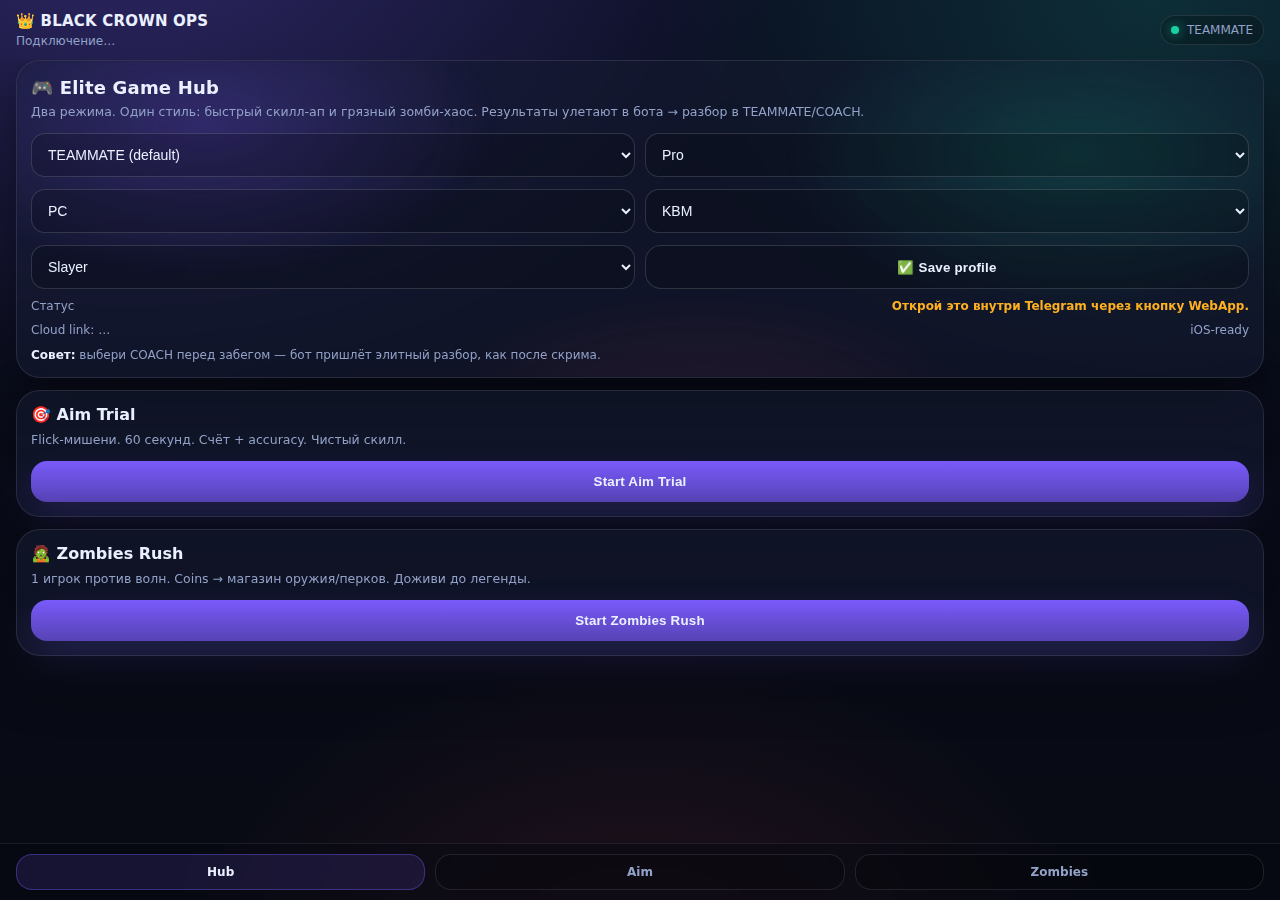
<file: app/webapp/static/game/index.html>
<!doctype html>
<html lang="ru">
<head>
  <meta charset="utf-8" />
  <meta name="viewport" content="width=device-width, initial-scale=1, viewport-fit=cover" />
  <title>BLACK CROWN OPS — Game Hub</title>
  <script src="https://telegram.org/js/telegram-web-app.js"></script>
  <link rel="stylesheet" href="./game.css">
</head>
<body>
  <div class="wrap">
    <div class="topbar">
      <div class="brand">
        <b>👑 BLACK CROWN OPS</b>
        <small id="userLine">Подключение…</small>
      </div>
      <div class="pill">
        <span class="dot"></span>
        <span id="modePillText">TEAMMATE</span>
      </div>
    </div>

    <div class="main">
      <div class="card hero">
        <h1>🎮 Elite Game Hub</h1>
        <p>Два режима. Один стиль: быстрый скилл-ап и грязный зомби-хаос. Результаты улетают в бота → разбор в TEAMMATE/COACH.</p>

        <div class="modeRow">
          <select class="select" id="voice">
            <option value="TEAMMATE" selected>TEAMMATE (default)</option>
            <option value="COACH">COACH (elite)</option>
          </select>
          <select class="select" id="difficulty">
            <option value="normal">Normal</option>
            <option value="pro" selected>Pro</option>
            <option value="demon">Demon</option>
          </select>
        </div>

        <div class="modeRow">
          <select class="select" id="platform">
            <option value="pc" selected>PC</option>
            <option value="ps">PlayStation</option>
            <option value="xbox">Xbox</option>
          </select>
          <select class="select" id="input">
            <option value="kbm" selected>KBM</option>
            <option value="controller">Controller</option>
          </select>
        </div>

        <div class="modeRow">
          <select class="select" id="role">
            <option value="slayer" selected>Slayer</option>
            <option value="entry">Entry</option>
            <option value="igl">IGL</option>
            <option value="support">Support</option>
            <option value="flex">Flex</option>
          </select>
          <button class="btnGhost" id="btnSave">✅ Save profile</button>
        </div>

        <div class="kv">
          <span>Статус</span>
          <b id="status">…</b>
        </div>
        <div class="kv">
          <span id="cloudLine">Cloud link: …</span>
          <span style="color:var(--mut)">iOS-ready</span>
        </div>

        <div class="footerHint">
          <b style="color:var(--txt)">Совет:</b> выбери COACH перед забегом — бот пришлёт элитный разбор, как после скрима.
        </div>
      </div>

      <div class="grid">
        <div class="card">
          <h1 style="margin:0 0 8px; font-size:16px;">🎯 Aim Trial</h1>
          <p style="margin:0; color:var(--mut); font-size:12.5px; line-height:1.35;">
            Flick-мишени. 60 секунд. Счёт + accuracy. Чистый скилл.
          </p>
          <div style="margin-top:12px;">
            <button class="btn" id="btnAim">Start Aim Trial</button>
          </div>
        </div>

        <div class="card">
          <h1 style="margin:0 0 8px; font-size:16px;">🧟 Zombies Rush</h1>
          <p style="margin:0; color:var(--mut); font-size:12.5px; line-height:1.35;">
            1 игрок против волн. Coins → магазин оружия/перков. Доживи до легенды.
          </p>
          <div style="margin-top:12px;">
            <button class="btn" id="btnZ">Start Zombies Rush</button>
          </div>
        </div>
      </div>
    </div>

    <div class="tabbar">
      <div class="tabInner">
        <div class="tab active" id="tabHome">Hub</div>
        <div class="tab" id="tabAim">Aim</div>
        <div class="tab" id="tabZ">Zombies</div>
      </div>
    </div>
  </div>

  <script src="./game.js"></script>
</body>
</html>
</file>
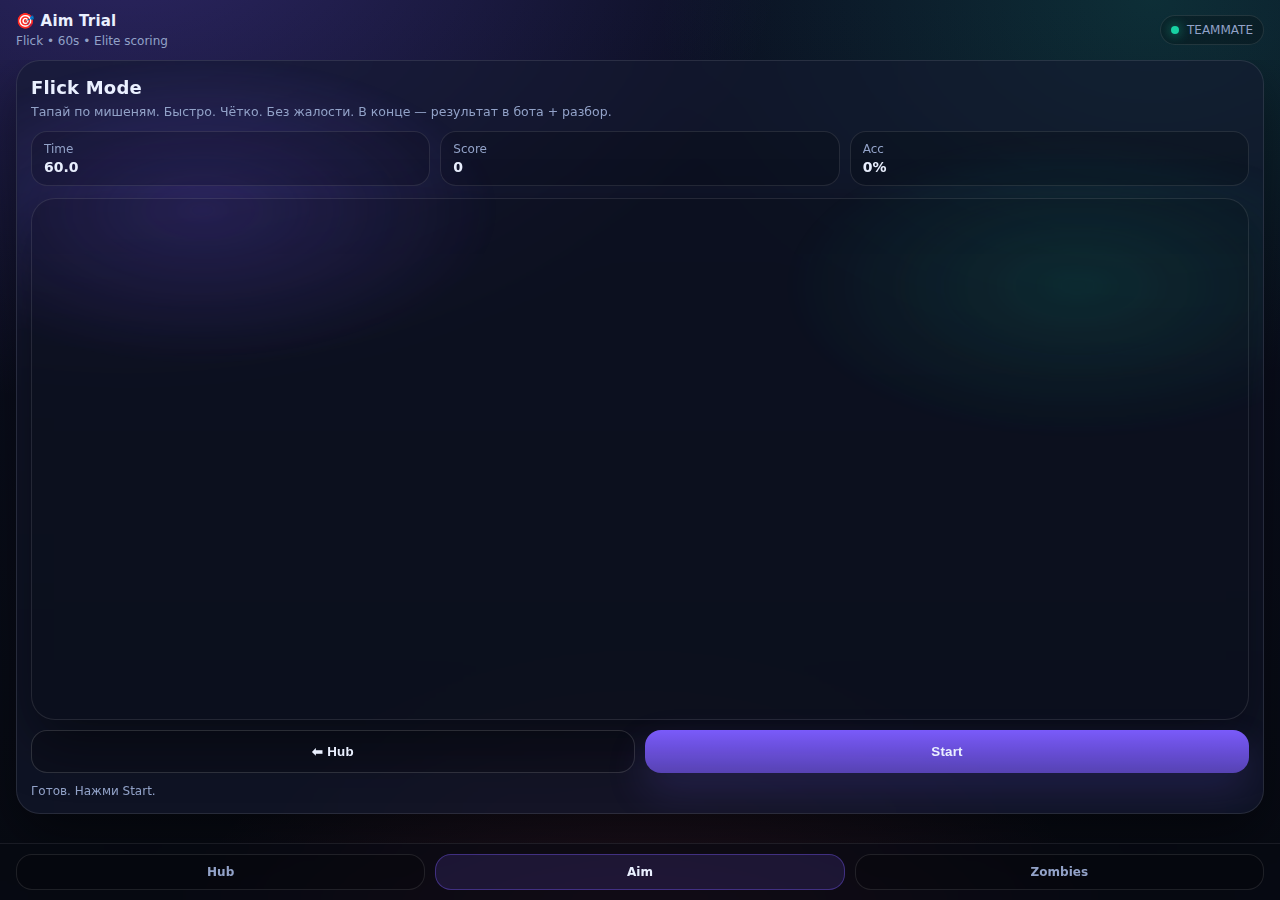
<file: app/webapp/static/game/aim/index.html>
<!doctype html>
<html lang="ru">
<head>
  <meta charset="utf-8" />
  <meta name="viewport" content="width=device-width, initial-scale=1, viewport-fit=cover" />
  <title>Aim Trial — BLACK CROWN OPS</title>
  <script src="https://telegram.org/js/telegram-web-app.js"></script>
  <link rel="stylesheet" href="../game.css">
  <style>
    .hudRow{ display:flex; justify-content:space-between; gap:10px; margin-top:10px; }
    .hudBox{
      flex:1; padding:10px 12px; border-radius:16px;
      border:1px solid rgba(255,255,255,.10); background: rgba(0,0,0,.18);
      color:var(--mut); font-size:12px;
    }
    .hudBox b{ display:block; color:var(--txt); font-size:14px; margin-top:3px; }
    .canvasWrap{
      margin-top:12px;
      border-radius:24px;
      border:1px solid rgba(255,255,255,.10);
      overflow:hidden;
      background: rgba(0,0,0,.20);
      box-shadow: var(--shadow);
      height: 58vh;
      min-height: 360px;
    }
    canvas{ width:100%; height:100%; display:block; touch-action:none; }
    .miniBtns{ margin-top:10px; display:grid; grid-template-columns: 1fr 1fr; gap:10px; }
  </style>
</head>
<body>
  <div class="wrap">
    <div class="topbar">
      <div class="brand">
        <b>🎯 Aim Trial</b>
        <small id="subLine">Flick • 60s • Elite scoring</small>
      </div>
      <div class="pill"><span class="dot"></span><span id="modePillText">TEAMMATE</span></div>
    </div>

    <div class="main">
      <div class="card hero">
        <h1>Flick Mode</h1>
        <p>Тапай по мишеням. Быстро. Чётко. Без жалости. В конце — результат в бота + разбор.</p>

        <div class="hudRow">
          <div class="hudBox">Time <b id="timeLeft">60.0</b></div>
          <div class="hudBox">Score <b id="score">0</b></div>
          <div class="hudBox">Acc <b id="acc">0%</b></div>
        </div>

        <div class="canvasWrap">
          <canvas id="c"></canvas>
        </div>

        <div class="miniBtns">
          <button class="btnGhost" id="btnBack">⬅ Hub</button>
          <button class="btn" id="btnStart">Start</button>
        </div>

        <div class="footerHint" id="status">Готов. Нажми Start.</div>
      </div>
    </div>

    <div class="tabbar">
      <div class="tabInner">
        <div class="tab" id="tabHome">Hub</div>
        <div class="tab active" id="tabAim">Aim</div>
        <div class="tab" id="tabZ">Zombies</div>
      </div>
    </div>
  </div>

  <script src="./aim.js"></script>
</body>
</html>
</file>
<file: app/webapp/static/game/game.css>
:root{
  --bg0:#070A12;
  --bg1:#0B0F22;
  --card: rgba(20, 26, 48, .58);
  --stroke: rgba(255,255,255,.10);
  --stroke2: rgba(255,255,255,.14);
  --txt:#EAF0FF;
  --mut:#92A2C8;
  --acc:#7C5CFF;
  --ok:#18D1A3;
  --warn:#FFB020;
  --bad:#FF4D6D;
  --shadow: 0 22px 55px rgba(0,0,0,.45);
  --r16:16px;
  --r20:20px;
  --r24:24px;
  --pad:16px;
  --safe-top: env(safe-area-inset-top, 0px);
  --safe-bot: env(safe-area-inset-bottom, 0px);
}

*{ box-sizing:border-box; -webkit-tap-highlight-color: transparent; }
html, body { height:100%; }
body{
  margin:0;
  font-family: -apple-system, system-ui, Segoe UI, Roboto, Arial;
  color:var(--txt);
  background:
    radial-gradient(1200px 900px at 10% -10%, rgba(124,92,255,.30), transparent 55%),
    radial-gradient(900px 700px at 90% 0%, rgba(24,209,163,.16), transparent 55%),
    radial-gradient(900px 700px at 50% 115%, rgba(255,77,109,.14), transparent 55%),
    linear-gradient(180deg, var(--bg1), var(--bg0));
  overflow:hidden;
}

a{ color:inherit; text-decoration:none; }
.wrap{
  height:100%;
  display:flex;
  flex-direction:column;
}

.topbar{
  padding: calc(var(--safe-top) + 12px) var(--pad) 12px;
  display:flex;
  align-items:center;
  justify-content:space-between;
  gap:12px;
}

.brand{
  display:flex;
  flex-direction:column;
  gap:4px;
}
.brand b{
  font-size:15px;
  letter-spacing:.2px;
}
.brand small{
  font-size:12px;
  color:var(--mut);
  line-height:1.2;
}

.pill{
  padding:7px 10px;
  border-radius:999px;
  border:1px solid var(--stroke);
  background: rgba(0,0,0,.22);
  color:var(--mut);
  font-size:12px;
  display:flex;
  align-items:center;
  gap:8px;
  user-select:none;
}
.dot{
  width:8px; height:8px; border-radius:999px;
  background: var(--ok);
  box-shadow: 0 0 12px rgba(24,209,163,.8);
}

.main{
  flex:1;
  overflow:auto;
  padding: 0 var(--pad) calc(92px + var(--safe-bot));
}

.card{
  border-radius: var(--r24);
  border:1px solid var(--stroke);
  background: var(--card);
  box-shadow: var(--shadow);
  backdrop-filter: blur(14px);
  -webkit-backdrop-filter: blur(14px);
  padding: 14px;
}

.hero{
  position:relative;
  overflow:hidden;
}
.hero:before{
  content:"";
  position:absolute; inset:-2px;
  background:
    radial-gradient(500px 260px at 15% 20%, rgba(124,92,255,.28), transparent 60%),
    radial-gradient(500px 260px at 85% 30%, rgba(24,209,163,.18), transparent 60%),
    radial-gradient(500px 260px at 55% 120%, rgba(255,77,109,.12), transparent 60%);
  filter: blur(2px);
  opacity:.9;
  pointer-events:none;
}
.hero > *{ position:relative; }

.hero h1{
  margin:2px 0 6px;
  font-size:18px;
  letter-spacing:.2px;
}
.hero p{
  margin:0;
  color:var(--mut);
  font-size:12.5px;
  line-height:1.35;
}

.grid{
  margin-top:12px;
  display:grid;
  grid-template-columns: 1fr;
  gap:12px;
}

.modeRow{
  margin-top:12px;
  display:grid;
  grid-template-columns: 1fr 1fr;
  gap:10px;
}

.select{
  width:100%;
  padding:12px 12px;
  border-radius:14px;
  border:1px solid var(--stroke2);
  background: rgba(0,0,0,.18);
  color:var(--txt);
  font-size:14px;
  outline:none;
}

.btn{
  width:100%;
  border:none;
  padding:13px 14px;
  border-radius: 16px;
  font-weight:800;
  letter-spacing:.2px;
  color:var(--txt);
  background: linear-gradient(180deg, rgba(124,92,255,.98), rgba(124,92,255,.66));
  box-shadow: 0 18px 40px rgba(124,92,255,.18);
}
.btn:active{ transform: translateY(1px); }

.btnGhost{
  width:100%;
  border:1px solid var(--stroke2);
  padding:13px 14px;
  border-radius: 16px;
  font-weight:800;
  letter-spacing:.2px;
  color:var(--txt);
  background: rgba(0,0,0,.18);
}
.btnGhost:active{ transform: translateY(1px); }

.kv{
  display:flex;
  justify-content:space-between;
  gap:10px;
  margin-top:10px;
  font-size:12px;
  color:var(--mut);
}
.kv b{ color:var(--txt); font-weight:800; }

.footerHint{
  margin-top:10px;
  color:var(--mut);
  font-size:12px;
  line-height:1.35;
}

.tabbar{
  position:fixed;
  left:0; right:0;
  bottom:0;
  padding: 10px var(--pad) calc(10px + var(--safe-bot));
  background: rgba(7,10,18,.55);
  backdrop-filter: blur(18px);
  -webkit-backdrop-filter: blur(18px);
  border-top: 1px solid rgba(255,255,255,.08);
}

.tabInner{
  display:grid;
  grid-template-columns: 1fr 1fr 1fr;
  gap:10px;
}

.tab{
  padding:10px 10px;
  border-radius:16px;
  border:1px solid rgba(255,255,255,.10);
  background: rgba(0,0,0,.18);
  color:var(--mut);
  font-weight:800;
  font-size:12px;
  text-align:center;
  user-select:none;
}
.tab.active{
  color:var(--txt);
  border-color: rgba(124,92,255,.38);
  background: rgba(124,92,255,.14);
}
</file>
